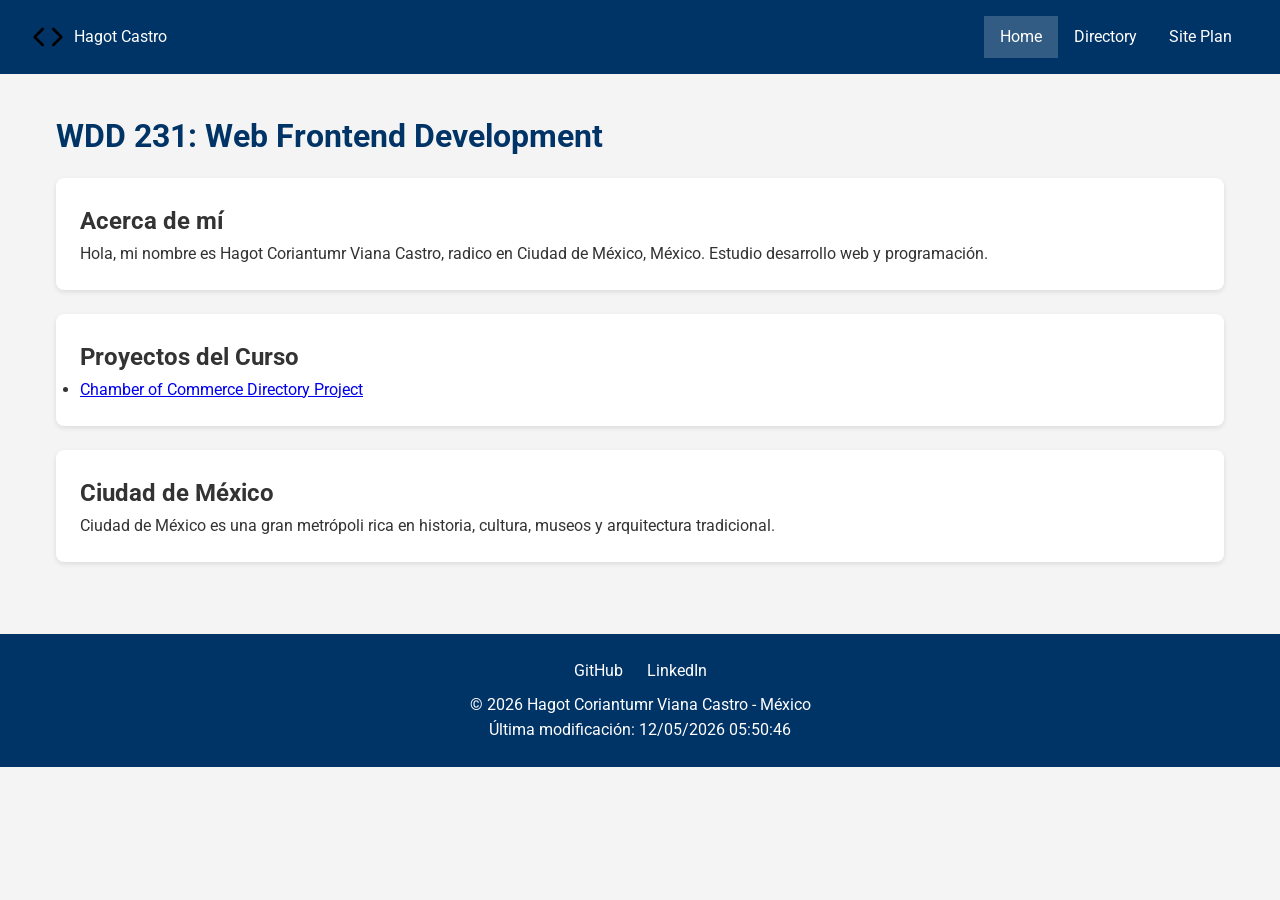
<file: index.html>
<!DOCTYPE html>
<html lang="es">
<head>
    <meta charset="UTF-8">
    <meta name="viewport" content="width=device-width, initial-scale=1.0">
    <title>WDD 231 - Hagot Coriantumr Viana Castro</title>
    <meta name="description" content="Página de inicio principal para el curso WDD 231 Web Frontend Development.">
    <meta name="author" content="Hagot Coriantumr Viana Castro">
    
    <!-- Open Graph Meta Tags -->
    <meta property="og:title" content="WDD 231 - Home">
    <meta property="og:description" content="Portafolio y proyectos de desarrollo web frontend de Hagot Coriantumr Viana Castro.">
    <meta property="og:image" content="https://havianacastro-jpg.github.io/wdd231/images/logo.svg">
    <meta property="og:url" content="https://havianacastro-jpg.github.io/wdd231/index.html">

    <link rel="icon" href="images/logo.svg" type="image/svg+xml">

    <link rel="preconnect" href="https://fonts.googleapis.com">
    <link rel="preconnect" href="https://fonts.gstatic.com" crossorigin>
    <link href="https://fonts.googleapis.com/css2?family=Roboto:wght@400;700&display=swap" rel="stylesheet">
    
    <link rel="stylesheet" href="styles/normalize.css">
    <link rel="stylesheet" href="styles/small.css">
    <link rel="stylesheet" href="styles/larger.css" media="(min-width: 768px)">
    
    <script src="scripts/navigation.js" defer></script>
    <script src="scripts/date.js" defer></script>
</head>
<body>
    <header>
        <div class="logo-box">
            <img src="images/logo.svg" alt="Logo de WDD231" width="32" height="32">
            <span>Hagot Castro</span>
        </div>
        <button id="menu-button" aria-label="Menú de navegación">&#9776;</button>
        <nav id="animate-nav">
            <a href="index.html" class="active">Home</a>
            <a href="chamber/directory.html">Directory</a>
            <a href="#">Site Plan</a>
        </nav>
    </header>

    <main>
        <h1>WDD 231: Web Frontend Development</h1>
        
        <section class="card">
            <h2>Acerca de mí</h2>
            <p>Hola, mi nombre es Hagot Coriantumr Viana Castro, radico en Ciudad de México, México. Estudio desarrollo web y programación.</p>
        </section>

        <section class="card">
            <h2>Proyectos del Curso</h2>
            <ul>
                <li><a href="chamber/directory.html">Chamber of Commerce Directory Project</a></li>
            </ul>
        </section>

        <section class="card">
            <h2>Ciudad de México</h2>
            <p>Ciudad de México es una gran metrópoli rica en historia, cultura, museos y arquitectura tradicional.</p>
        </section>
    </main>

    <footer>
        <div class="social-icons">
            <a href="https://github.com/havianacastro-jpg" target="_blank" rel="noopener">GitHub</a>
            <a href="https://linkedin.com/in/havianacastro-jpg" target="_blank" rel="noopener">LinkedIn</a>
        </div>
        <p>&copy; <span id="currentyear"></span> Hagot Coriantumr Viana Castro - México</p>
        <p>Última modificación: <span id="lastModified"></span></p>
    </footer>
</body>
</html>
</file>
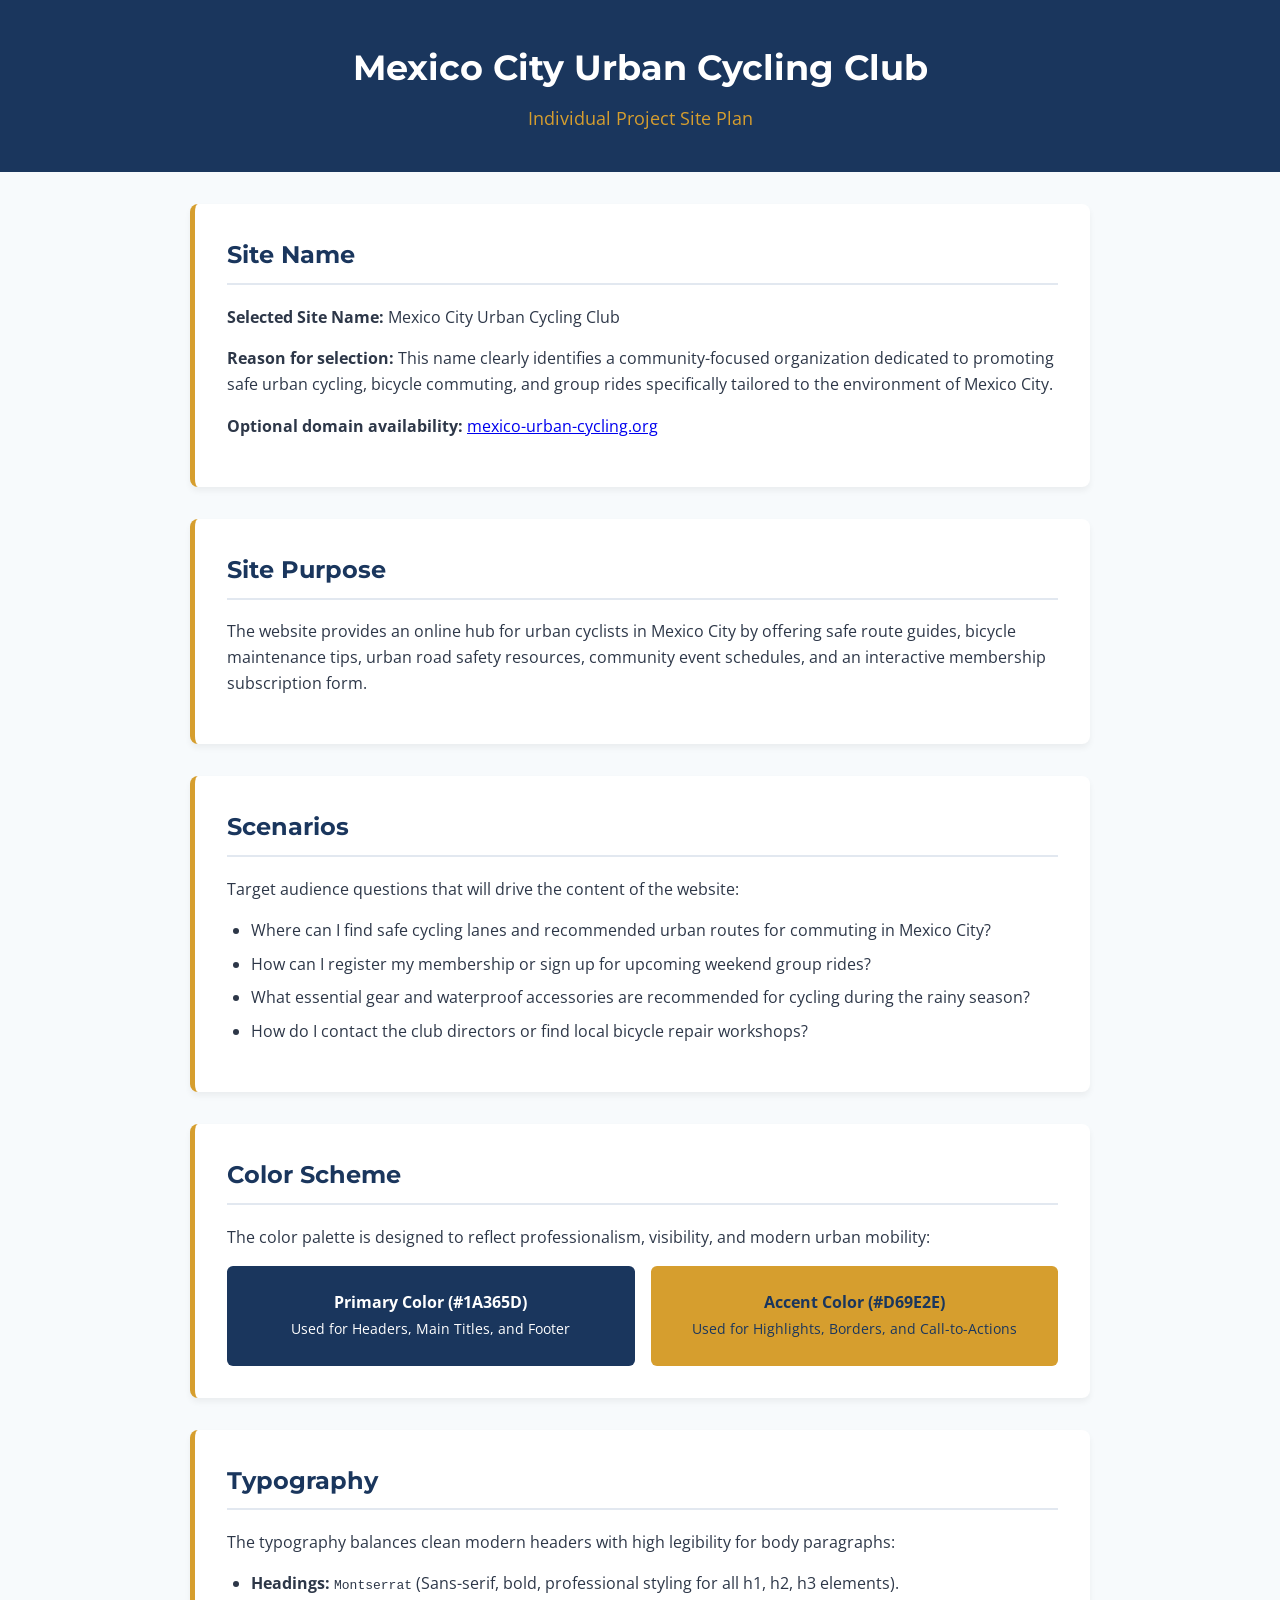
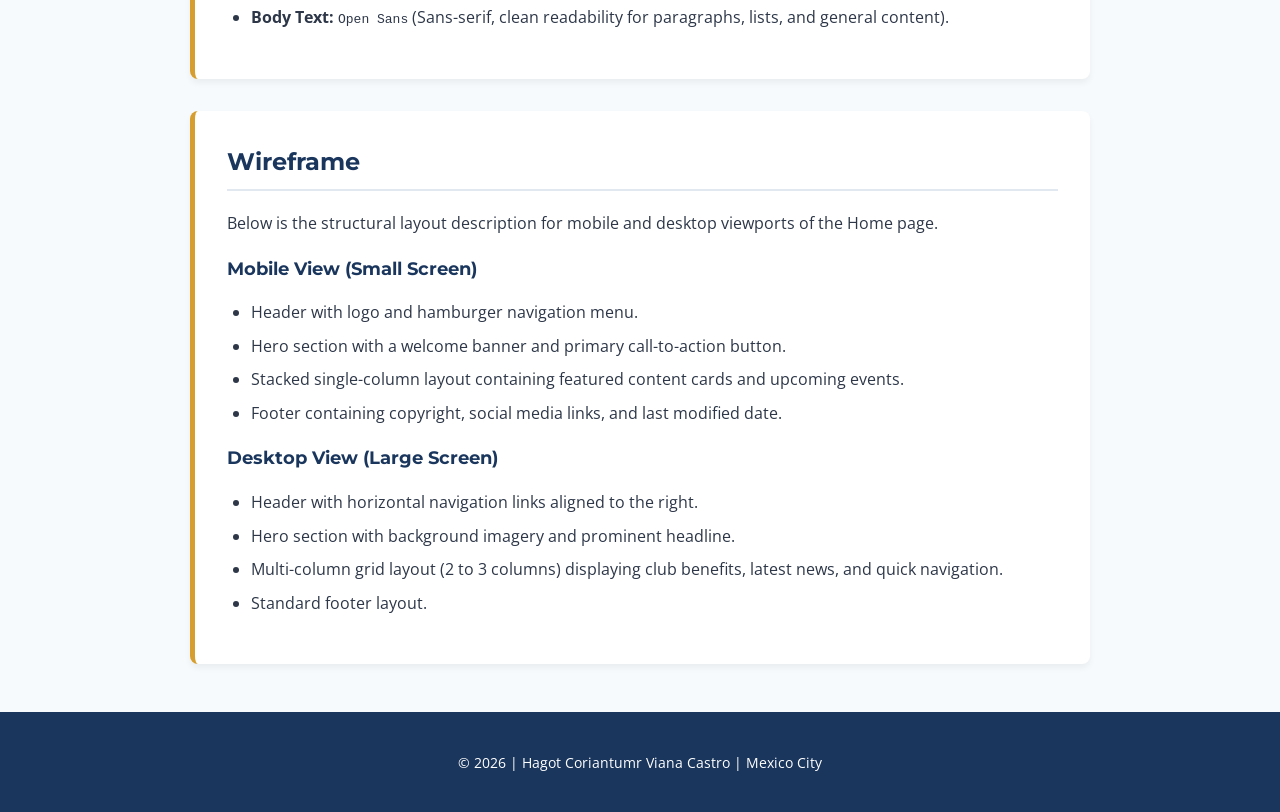
<file: siteplan.html>
<!DOCTYPE html>
<html lang="en">
<head>
    <meta charset="UTF-8">
    <meta name="viewport" content="width=device-width, initial-scale=1.0">
    <title>Site Plan - Mexico City Urban Cycling Club</title>
    <meta name="description" content="Site plan document for the Mexico City Urban Cycling Club individual project website.">
    <meta name="author" content="Hagot Coriantumr Viana Castro">
    
    <!-- Google Fonts -->
    <link rel="preconnect" href="https://fonts.googleapis.com">
    <link rel="preconnect" href="https://fonts.gstatic.com" crossorigin>
    <link href="https://fonts.googleapis.com/css2?family=Montserrat:wght@400;700&family=Open+Sans:wght@400;600&display=swap" rel="stylesheet">
    
    <style>
        /* Color Scheme Variables */
        :root {
            --primary-color: #1A365D; /* Dark Blue for Headings and Header */
            --secondary-color: #D69E2E; /* Warm Gold / Accent for buttons and highlights */
            --background-color: #F7FAFC; /* Light background */
            --text-color: #2D3748; /* Main paragraph text */
            --card-bg: #FFFFFF;
        }

        body {
            font-family: 'Open Sans', sans-serif;
            background-color: var(--background-color);
            color: var(--text-color);
            margin: 0;
            padding: 0;
            line-height: 1.6;
        }

        header {
            background-color: var(--primary-color);
            color: #FFFFFF;
            text-align: center;
            padding: 2.5rem 1rem;
        }

        header h1 {
            font-family: 'Montserrat', sans-serif;
            margin: 0 0 0.5rem 0;
            font-size: 2.2rem;
            color: #FFFFFF;
        }

        header p {
            margin: 0;
            font-size: 1.1rem;
            color: var(--secondary-color);
        }

        main {
            max-width: 900px;
            margin: 2rem auto;
            padding: 0 1rem;
        }

        section {
            background-color: var(--card-bg);
            margin-bottom: 2rem;
            padding: 2rem;
            border-radius: 8px;
            box-shadow: 0 4px 6px rgba(0, 0, 0, 0.05);
            border-left: 5px solid var(--secondary-color);
        }

        h2 {
            font-family: 'Montserrat', sans-serif;
            color: var(--primary-color);
            margin-top: 0;
            font-size: 1.5rem;
            border-bottom: 2px solid #E2E8F0;
            padding-bottom: 0.5rem;
        }

        h3 {
            font-family: 'Montserrat', sans-serif;
            color: var(--primary-color);
            font-size: 1.1rem;
        }

        ul {
            padding-left: 1.5rem;
        }

        li {
            margin-bottom: 0.5rem;
        }

        .color-box-container {
            display: flex;
            gap: 1rem;
            margin-top: 1rem;
            flex-wrap: wrap;
        }

        .color-box {
            flex: 1;
            min-width: 150px;
            padding: 1.5rem;
            border-radius: 6px;
            text-align: center;
            font-weight: bold;
            color: #FFFFFF;
        }

        .primary-box {
            background-color: var(--primary-color);
        }

        .secondary-box {
            background-color: var(--secondary-color);
            color: #1A365D;
        }

        footer {
            text-align: center;
            padding: 1.5rem;
            background-color: var(--primary-color);
            color: #FFFFFF;
            margin-top: 3rem;
            font-size: 0.9rem;
        }
    </style>
</head>
<body>

    <header>
        <h1>Mexico City Urban Cycling Club</h1>
        <p>Individual Project Site Plan</p>
    </header>

    <main>
        <!-- Site Name Section -->
        <section>
            <h2>Site Name</h2>
            <p><strong>Selected Site Name:</strong> Mexico City Urban Cycling Club</p>
            <p><strong>Reason for selection:</strong> This name clearly identifies a community-focused organization dedicated to promoting safe urban cycling, bicycle commuting, and group rides specifically tailored to the environment of Mexico City.</p>
            <p><strong>Optional domain availability:</strong> <a href="#" target="_blank">mexico-urban-cycling.org</a></p>
        </section>

        <!-- Site Purpose Section -->
        <section>
            <h2>Site Purpose</h2>
            <p>The website provides an online hub for urban cyclists in Mexico City by offering safe route guides, bicycle maintenance tips, urban road safety resources, community event schedules, and an interactive membership subscription form.</p>
        </section>

        <!-- Scenarios Section -->
        <section>
            <h2>Scenarios</h2>
            <p>Target audience questions that will drive the content of the website:</p>
            <ul>
                <li>Where can I find safe cycling lanes and recommended urban routes for commuting in Mexico City?</li>
                <li>How can I register my membership or sign up for upcoming weekend group rides?</li>
                <li>What essential gear and waterproof accessories are recommended for cycling during the rainy season?</li>
                <li>How do I contact the club directors or find local bicycle repair workshops?</li>
            </ul>
        </section>

        <!-- Color Scheme Section -->
        <section>
            <h2>Color Scheme</h2>
            <p>The color palette is designed to reflect professionalism, visibility, and modern urban mobility:</p>
            <div class="color-box-container">
                <div class="color-box primary-box">
                    Primary Color (#1A365D)<br><span style="font-weight: normal; font-size: 0.85rem;">Used for Headers, Main Titles, and Footer</span>
                </div>
                <div class="color-box secondary-box">
                    Accent Color (#D69E2E)<br><span style="font-weight: normal; font-size: 0.85rem;">Used for Highlights, Borders, and Call-to-Actions</span>
                </div>
            </div>
        </section>

        <!-- Typography Section -->
        <section>
            <h2>Typography</h2>
            <p>The typography balances clean modern headers with high legibility for body paragraphs:</p>
            <ul>
                <li><strong>Headings:</strong> <code>Montserrat</code> (Sans-serif, bold, professional styling for all h1, h2, h3 elements).</li>
                <li><strong>Body Text:</strong> <code>Open Sans</code> (Sans-serif, clean readability for paragraphs, lists, and general content).</li>
            </ul>
        </section>

        <!-- Wireframe Section -->
        <section>
            <h2>Wireframe</h2>
            <p>Below is the structural layout description for mobile and desktop viewports of the Home page.</p>
            <h3>Mobile View (Small Screen)</h3>
            <ul>
                <li>Header with logo and hamburger navigation menu.</li>
                <li>Hero section with a welcome banner and primary call-to-action button.</li>
                <li>Stacked single-column layout containing featured content cards and upcoming events.</li>
                <li>Footer containing copyright, social media links, and last modified date.</li>
            </ul>
            <h3>Desktop View (Large Screen)</h3>
            <ul>
                <li>Header with horizontal navigation links aligned to the right.</li>
                <li>Hero section with background imagery and prominent headline.</li>
                <li>Multi-column grid layout (2 to 3 columns) displaying club benefits, latest news, and quick navigation.</li>
                <li>Standard footer layout.</li>
            </ul>
        </section>
    </main>

    <footer>
        <p>&copy; 2026 | Hagot Coriantumr Viana Castro | Mexico City</p>
    </footer>

</body>
</html>
</file>
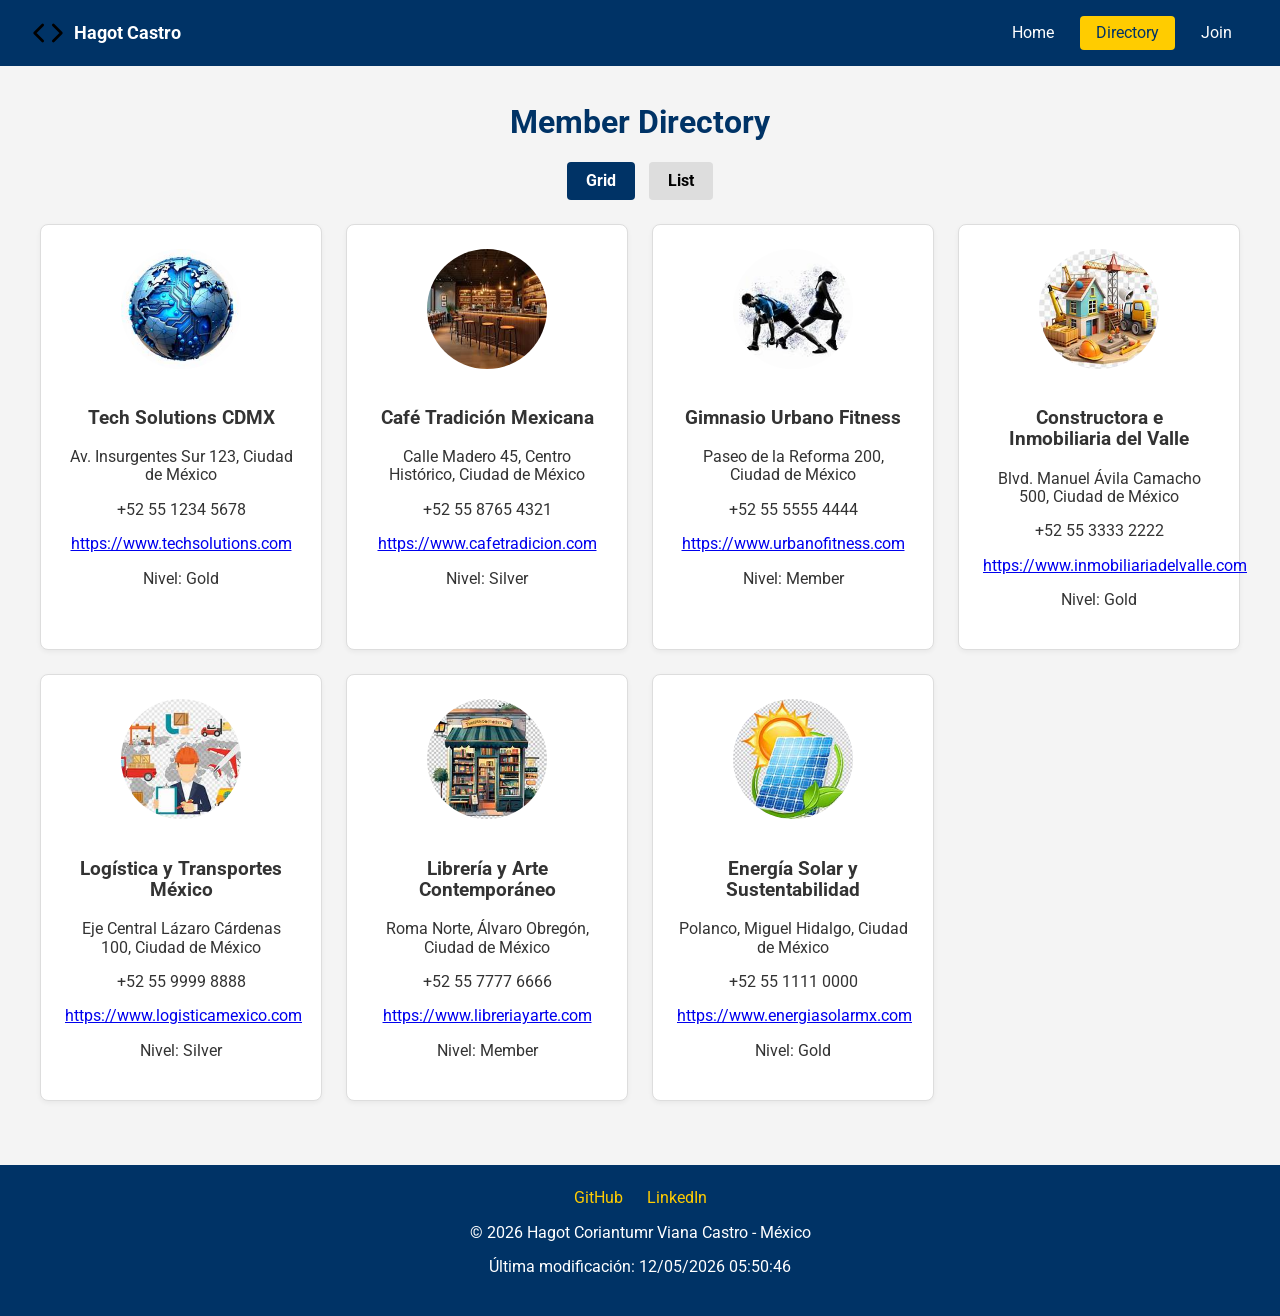
<file: chamber/directory.html>
<!DOCTYPE html>
<html lang="es">
<head>
    <meta charset="UTF-8">
    <meta name="viewport" content="width=device-width, initial-scale=1.0">
    <title>Chamber Directory - Cámara de Comercio</title>
    <meta name="description" content="Directorio de empresas y miembros de la Cámara de Comercio.">
    <meta name="author" content="Hagot Coriantumr Viana Castro">
    
    <!-- Facebook Open Graph Meta Tags corregidos -->
    <meta property="og:title" content="Chamber Directory - WDD231">
    <meta property="og:description" content="Directorio oficial de negocios y empresas locales asociadas a la Cámara de Comercio.">
    <meta property="og:image" content="https://havianacastro-jpg.github.io/wdd231/images/logo.svg">
    <meta property="og:url" content="https://havianacastro-jpg.github.io/wdd231/chamber/directory.html">

    <link rel="icon" href="../images/logo.svg" type="image/svg+xml">

    <link rel="preconnect" href="https://fonts.googleapis.com">
    <link rel="preconnect" href="https://fonts.gstatic.com" crossorigin>
    <link href="https://fonts.googleapis.com/css2?family=Roboto:wght@400;700&display=swap" rel="stylesheet">
    
    <link rel="stylesheet" href="styles/normalize.css">
    <link rel="stylesheet" href="styles/small.css">
    <link rel="stylesheet" href="styles/larger.css">
    
    <script src="../scripts/navigation.js" defer></script>
    <script src="../scripts/date.js" defer></script>
    <script src="scripts/directory.js" defer></script>
</head>
<body>
    <header>
        <div class="logo-box">
            <img src="../images/logo.svg" alt="Logo de WDD231" width="32" height="32">
            <span>Hagot Castro</span>
        </div>
        <button id="menu-button" aria-label="Menú de navegación">&#9776;</button>
        <nav id="animate-nav">
            <a href="../index.html">Home</a>
            <a href="directory.html" class="active">Directory</a>
            <a href="#">Join</a>
        </nav>
    </header>

    <main>
        <h1>Member Directory</h1>
        
        <div class="view-toggle">
            <button id="grid" class="active" title="Vista de cuadrícula">Grid</button>
            <button id="list" title="Vista de lista">List</button>
        </div>

        <div id="members-container" class="grid"></div>
    </main>

    <footer>
        <div class="social-icons">
            <a href="https://github.com/havianacastro-jpg" target="_blank" rel="noopener">GitHub</a>
            <a href="https://linkedin.com/in/havianacastro-jpg" target="_blank" rel="noopener">LinkedIn</a>
        </div>
        <p>&copy; <span id="currentyear"></span> Hagot Coriantumr Viana Castro - México</p>
        <p>Última modificación: <span id="lastModified"></span></p>
    </footer>
</body>
</html>
</file>
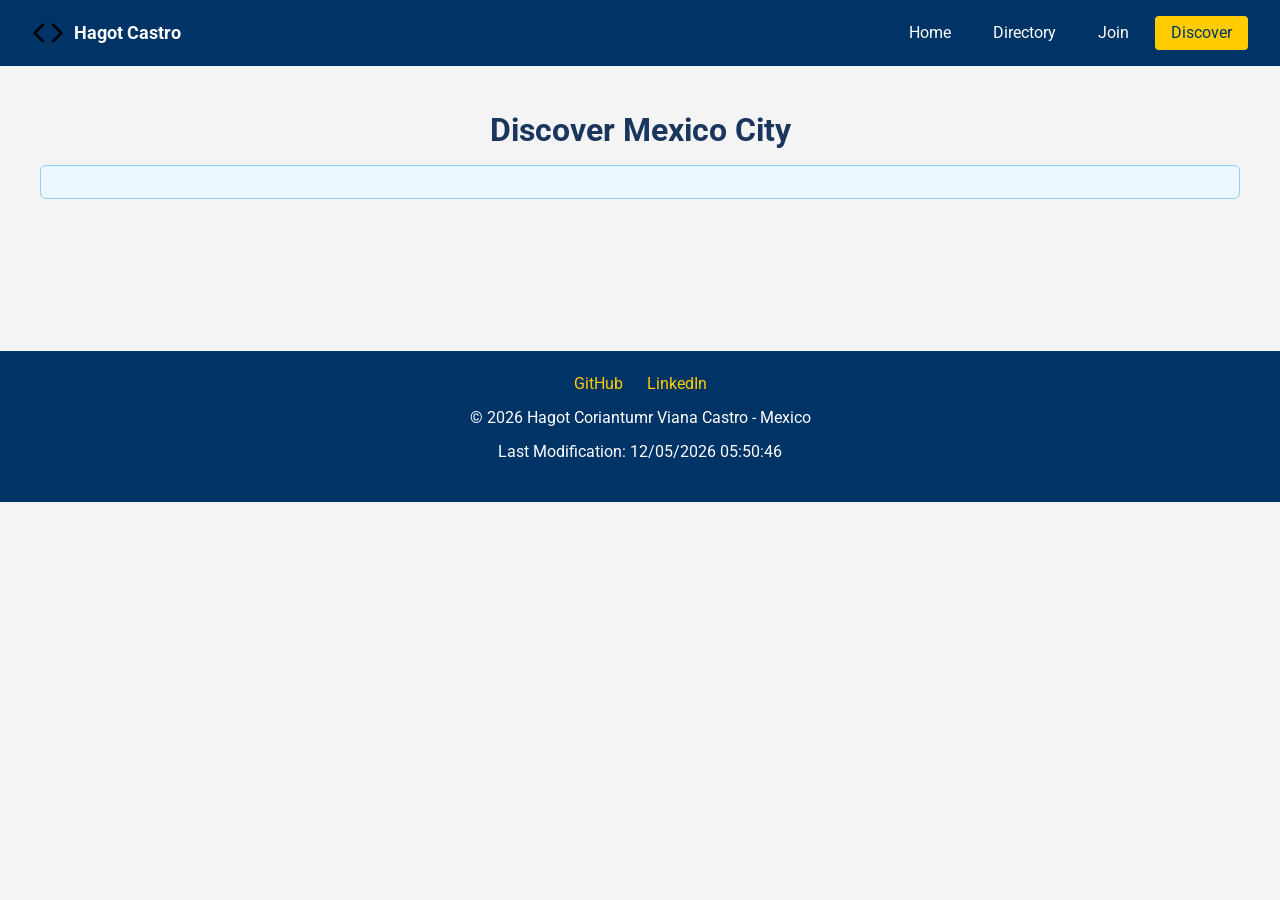
<file: chamber/discover.html>
<!DOCTYPE html>
<html lang="en">
<head>
    <meta charset="UTF-8">
    <meta name="viewport" content="width=device-width, initial-scale=1.0">
    <title>Discover - Mexico City Chamber of Commerce</title>
    <meta name="description" content="Discover attractions, demographics, and cultural features of Mexico City for chamber members and visitors.">
    <meta name="author" content="Hagot Coriantumr Viana Castro">
    
    <!-- Open Graph Meta Tags for Social Media & Validation -->
    <meta property="og:title" content="Discover Attractions and Culture in Mexico City">
    <meta property="og:description" content="Explore cultural landmarks, historic sites, and key attractions of Mexico City for chamber members and visitors on our official discover page.">
    <meta property="og:image" content="https://havianacastro-jpg.github.io/wdd231/chamber/images/hero.webp">
    <meta property="og:url" content="https://havianacastro-jpg.github.io/wdd231/chamber/discover.html">

    <link rel="icon" href="../images/logo.svg" type="image/svg+xml">
    <link rel="preconnect" href="https://fonts.googleapis.com">
    <link rel="preconnect" href="https://fonts.gstatic.com" crossorigin>
    <link href="https://fonts.googleapis.com/css2?family=Roboto:wght@400;700&display=swap" rel="stylesheet">
    <link rel="stylesheet" href="styles/normalize.css">
    <link rel="stylesheet" href="styles/small.css">
    <link rel="stylesheet" href="styles/larger.css" media="(min-width: 768px)">
    <link rel="stylesheet" href="styles/discover.css">
    
    <script src="../scripts/navigation.js" defer></script>
    <script src="../scripts/date.js" defer></script>
    <!-- Corregido: Se removió 'defer' porque type="module" no lo permite -->
    <script src="scripts/discover.js" type="module"></script>
</head>
<body>
    <header>
        <div class="logo-box">
            <img src="../images/logo.svg" alt="WDD231 Logo" width="32" height="32">
            <span>Hagot Castro</span>
        </div>
        <button id="menu-button" aria-label="Navigation Menu">&#9776;</button>
        <nav id="animate-nav">
            <a href="../index.html">Home</a>
            <a href="directory.html">Directory</a>
            <a href="join.html">Join</a>
            <a href="discover.html" class="active">Discover</a>
        </nav>
    </header>

    <main class="discover-main">
        <h1>Discover Mexico City</h1>
        
        <!-- Visitor Message Banner -->
        <div id="visitor-message" class="visitor-banner"></div>

        <!-- Corregido: Se cambió <section> por <div> para evitar la advertencia de sección sin heading -->
        <div id="discover-grid" class="discover-grid">
            <!-- Cards will be dynamically inserted here via JS -->
        </div>
    </main>

    <footer>
        <div class="social-icons">
            <a href="https://github.com/havianacastro-jpg" target="_blank" rel="noopener">GitHub</a>
            <a href="https://linkedin.com/in/havianacastro-jpg" target="_blank" rel="noopener">LinkedIn</a>
        </div>
        <p>&copy; <span id="currentyear"></span> Hagot Coriantumr Viana Castro - Mexico</p>
        <p>Last Modification: <span id="lastModified"></span></p>
    </footer>
</body>
</html>
</file>
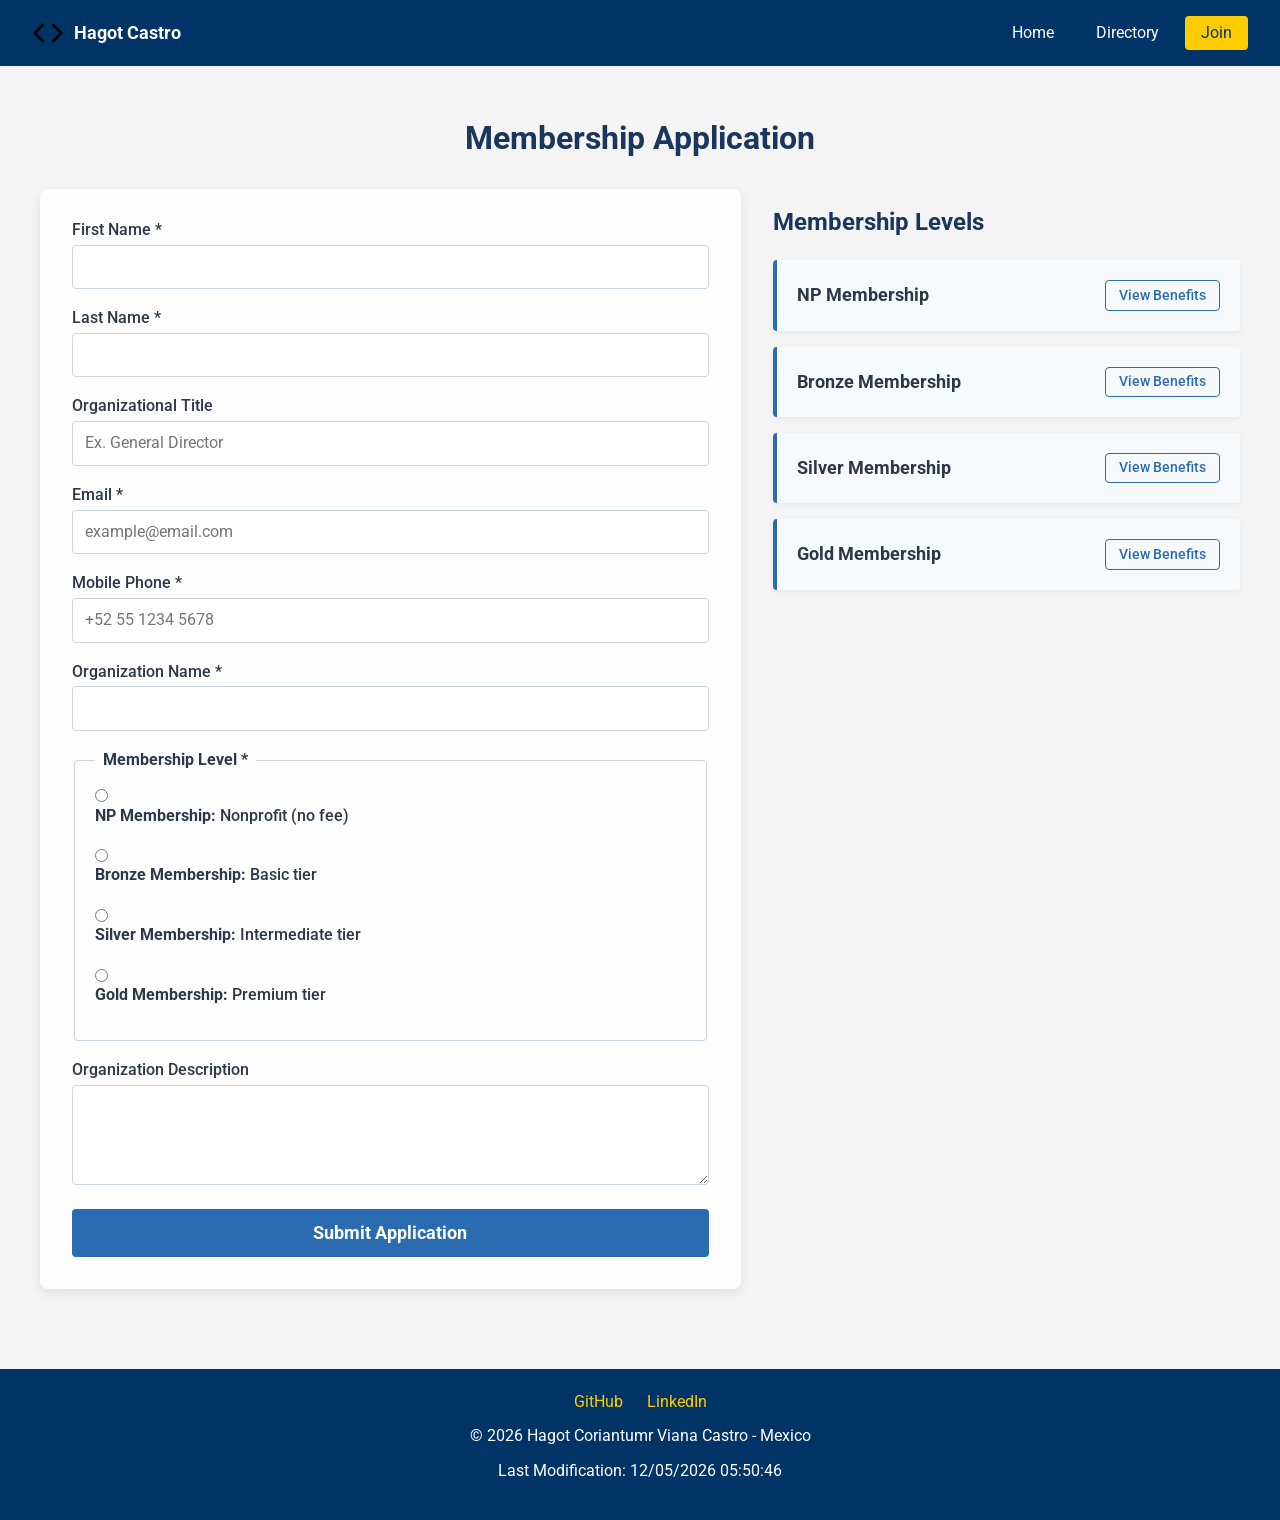
<file: chamber/join.html>
<!DOCTYPE html>
<html lang="en">
<head>
    <meta charset="UTF-8">
    <meta name="viewport" content="width=device-width, initial-scale=1.0">
    <title>Join - Mexico City Chamber of Commerce</title>
    <meta name="description" content="Membership application form for the Mexico City Chamber of Commerce. Connect your organization.">
    <meta name="author" content="Hagot Coriantumr Viana Castro">
    
    <!-- Open Graph Tags -->
    <meta property="og:title" content="Join - Mexico City Chamber of Commerce">
    <meta property="og:description" content="Membership application form for the Mexico City Chamber of Commerce. Connect your organization.">
    <meta property="og:type" content="website">
    <meta property="og:url" content="https://havianacastro-jpg.github.io/wdd231/chamber/join.html">
    <meta property="og:image" content="https://havianacastro-jpg.github.io/wdd231/images/logo.svg">

    <link rel="icon" href="../images/logo.svg" type="image/svg+xml">
    <link rel="preconnect" href="https://fonts.googleapis.com">
    <link rel="preconnect" href="https://fonts.gstatic.com" crossorigin>
    <link href="https://fonts.googleapis.com/css2?family=Roboto:wght@400;700&display=swap" rel="stylesheet">
    <link rel="stylesheet" href="styles/normalize.css">
    <link rel="stylesheet" href="styles/small.css">
    <link rel="stylesheet" href="styles/larger.css" media="(min-width: 768px)">
    <link rel="stylesheet" href="styles/join.css">
    <script src="../scripts/navigation.js" defer></script>
    <script src="../scripts/date.js" defer></script>
    <script src="scripts/join.js" defer></script>
</head>
<body>
    <header>
        <div class="logo-box">
            <img src="../images/logo.svg" alt="WDD231 Logo" width="32" height="32">
            <span>Hagot Castro</span>
        </div>
        <button id="menu-button" aria-label="Navigation Menu">&#9776;</button>
        <nav id="animate-nav">
            <a href="../index.html">Home</a>
            <a href="directory.html">Directory</a>
            <a href="join.html" class="active">Join</a>
        </nav>
    </header>

    <main class="join-main">
        <h1>Membership Application</h1>
        <div class="join-container">
            <form method="get" action="thankyou.html" class="join-form">
                <input type="hidden" name="timestamp" id="timestamp">
                
                <label>
                    <span>First Name *</span>
                    <input type="text" name="fname" title="Enter your first name" autocomplete="given-name" required>
                </label>

                <label>
                    <span>Last Name *</span>
                    <input type="text" name="lname" title="Enter your last name" autocomplete="family-name" required>
                </label>

                <label>
                    <span>Organizational Title</span>
                    <input type="text" name="orgtitle" title="Title (minimum 7 alphabetic characters, hyphens or spaces)" autocomplete="organization-title" pattern="^[a-zA-Z\s-]{7,}$" placeholder="Ex. General Director">
                </label>

                <label>
                    <span>Email *</span>
                    <input type="email" name="email" title="Enter your email address" autocomplete="email" placeholder="example@email.com" required>
                </label>

                <label>
                    <span>Mobile Phone *</span>
                    <input type="tel" name="phone" title="Enter your mobile phone number" autocomplete="tel" placeholder="+52 55 1234 5678" required>
                </label>

                <label>
                    <span>Organization Name *</span>
                    <input type="text" name="organization" title="Enter your organization name" autocomplete="organization" required>
                </label>

                <fieldset class="membership-level">
                    <legend>Membership Level *</legend>
                    <label class="radio-label">
                        <input type="radio" name="membership" value="np" required>
                        <span><strong>NP Membership:</strong> Nonprofit (no fee)</span>
                    </label>
                    <label class="radio-label">
                        <input type="radio" name="membership" value="bronze">
                        <span><strong>Bronze Membership:</strong> Basic tier</span>
                    </label>
                    <label class="radio-label">
                        <input type="radio" name="membership" value="silver">
                        <span><strong>Silver Membership:</strong> Intermediate tier</span>
                    </label>
                    <label class="radio-label">
                        <input type="radio" name="membership" value="gold">
                        <span><strong>Gold Membership:</strong> Premium tier</span>
                    </label>
                </fieldset>

                <label>
                    <span>Organization Description</span>
                    <textarea name="description" title="Brief description of your business" rows="4"></textarea>
                </label>

                <input type="submit" value="Submit Application" class="submit-btn">
            </form>

            <aside class="cards-container">
                <h2>Membership Levels</h2>
                <div class="membership-card animated-card delay-1">
                    <h3>NP Membership</h3>
                    <button type="button" class="info-link" data-target="modal-np">View Benefits</button>
                </div>
                <div class="membership-card animated-card delay-2">
                    <h3>Bronze Membership</h3>
                    <button type="button" class="info-link" data-target="modal-bronze">View Benefits</button>
                </div>
                <div class="membership-card animated-card delay-3">
                    <h3>Silver Membership</h3>
                    <button type="button" class="info-link" data-target="modal-silver">View Benefits</button>
                </div>
                <div class="membership-card animated-card delay-4">
                    <h3>Gold Membership</h3>
                    <button type="button" class="info-link" data-target="modal-gold">View Benefits</button>
                </div>
            </aside>
        </div>

        <!-- HTML Dialog Modals -->
        <dialog id="modal-np" class="membership-modal">
            <h3>Benefits: NP Membership</h3>
            <p>Access to nonprofit events, basic directory listing, and newsletter.</p>
            <button class="close-modal" type="button">Close</button>
        </dialog>
        <dialog id="modal-bronze" class="membership-modal">
            <h3>Benefits: Bronze Membership</h3>
            <p>Featured directory listing, workshop discounts, and networking events.</p>
            <button class="close-modal" type="button">Close</button>
        </dialog>
        <dialog id="modal-silver" class="membership-modal">
            <h3>Benefits: Silver Membership</h3>
            <p>Higher directory priority, special discounts, and exclusive training.</p>
            <button class="close-modal" type="button">Close</button>
        </dialog>
        <dialog id="modal-gold" class="membership-modal">
            <h3>Benefits: Gold Membership</h3>
            <p>Homepage spotlight position, maximum visibility, and VIP passes.</p>
            <button class="close-modal" type="button">Close</button>
        </dialog>
    </main>

    <footer>
        <div class="social-icons">
            <a href="https://github.com/havianacastro-jpg" target="_blank" rel="noopener">GitHub</a>
            <a href="https://linkedin.com/in/havianacastro-jpg" target="_blank" rel="noopener">LinkedIn</a>
        </div>
        <p>&copy; <span id="currentyear"></span> Hagot Coriantumr Viana Castro - Mexico</p>
        <p>Last Modification: <span id="lastModified"></span></p>
    </footer>
</body>
</html>
</file>
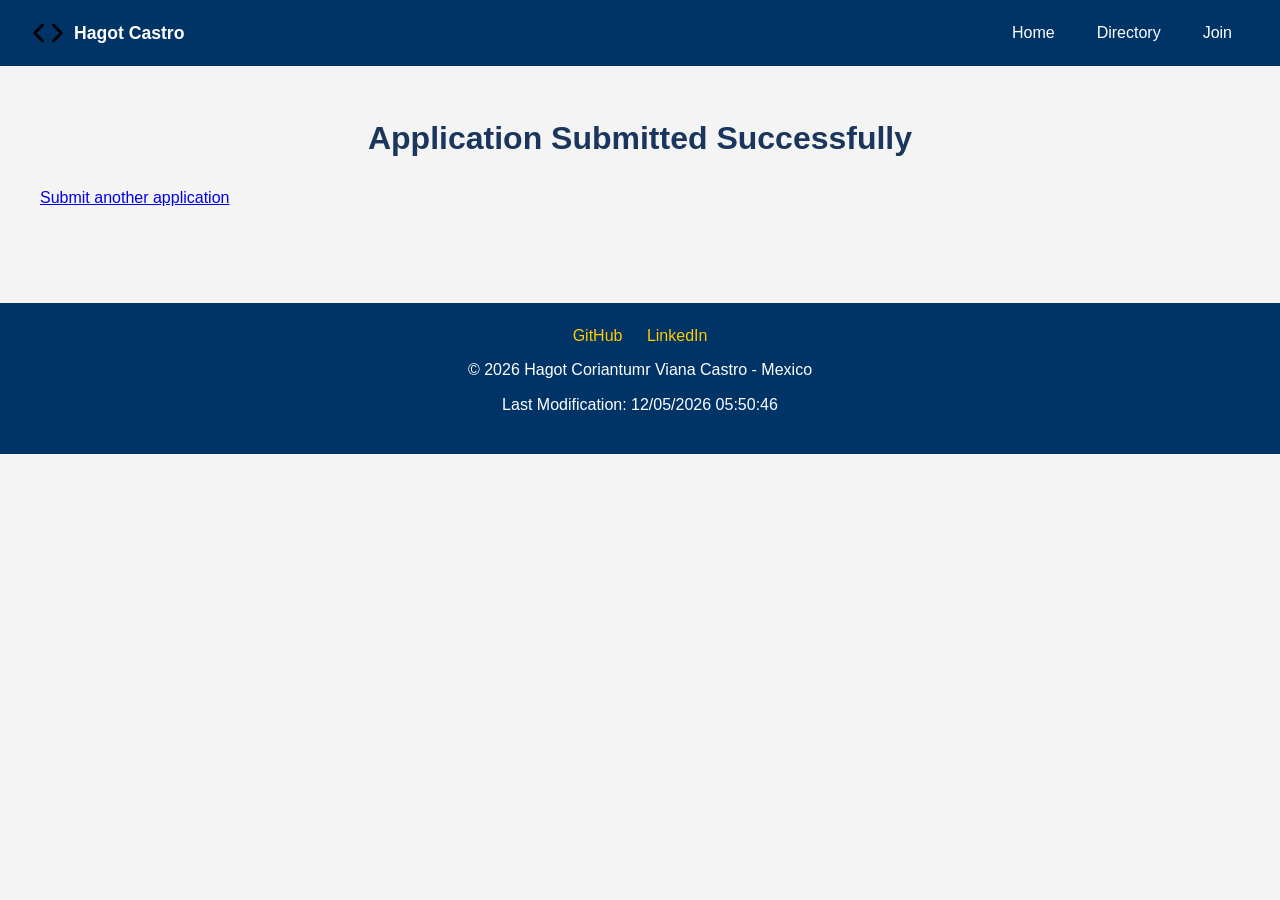
<file: chamber/thankyou.html>
<!DOCTYPE html>
<html lang="en">
<head>
    <meta charset="UTF-8">
    <meta name="viewport" content="width=device-width, initial-scale=1.0">
    <title>Application Received - Mexico City Chamber of Commerce</title>
    <link rel="stylesheet" href="styles/normalize.css">
    <link rel="stylesheet" href="styles/small.css">
    <link rel="stylesheet" href="styles/larger.css" media="(min-width: 768px)">
    <link rel="stylesheet" href="styles/join.css">
    <script src="../scripts/navigation.js" defer></script>
    <script src="../scripts/date.js" defer></script>
    <script src="scripts/thankyou.js" defer></script>
</head>
<body>
    <header>
        <div class="logo-box">
            <img src="../images/logo.svg" alt="WDD231 Logo" width="32" height="32">
            <span>Hagot Castro</span>
        </div>
        <button id="menu-button" aria-label="Navigation Menu">&#9776;</button>
        <nav id="animate-nav">
            <a href="../index.html">Home</a>
            <a href="directory.html">Directory</a>
            <a href="join.html">Join</a>
        </nav>
    </header>

    <main class="join-main">
        <h1>Application Submitted Successfully</h1>
        <div class="thank-you-container" id="thankyou-results">
            <!-- Dynamic JS injection or static fallback -->
        </div>
        <p><a href="join.html">Submit another application</a></p>
    </main>

    <footer>
        <div class="social-icons">
            <a href="https://github.com/havianacastro-jpg" target="_blank" rel="noopener">GitHub</a>
            <a href="https://linkedin.com/in/havianacastro-jpg" target="_blank" rel="noopener">LinkedIn</a>
        </div>
        <p>&copy; <span id="currentyear"></span> Hagot Coriantumr Viana Castro - Mexico</p>
        <p>Last Modification: <span id="lastModified"></span></p>
    </footer>
</body>
</html>
</file>
<file: styles/small.css>
:root {
    --primary-color: #003366;
    --secondary-color: #ffcc00;
    --background-color: #f4f4f4;
    --text-color: #333333;
    --card-bg: #ffffff;
}

* {
    box-sizing: border-box;
    margin: 0;
    padding: 0;
}

body {
    font-family: 'Roboto', sans-serif;
    background-color: var(--background-color);
    color: var(--text-color);
    line-height: 1.6;
}

header {
    background-color: var(--primary-color);
    color: #fff;
    display: flex;
    justify-content: space-between;
    align-items: center;
    padding: 1rem;
    position: relative;
}

.logo-box {
    display: flex;
    align-items: center;
    gap: 10px;
}

#menu-button {
    background: none;
    border: none;
    color: #fff;
    font-size: 1.8rem;
    cursor: pointer;
}

nav {
    display: none;
    flex-direction: column;
    position: absolute;
    top: 100%;
    left: 0;
    width: 100%;
    background-color: var(--primary-color);
    box-shadow: 0 4px 6px rgba(0,0,0,0.1);
}

nav.open {
    display: flex;
}

nav a {
    color: #fff;
    text-decoration: none;
    padding: 1rem;
    text-align: center;
    border-top: 1px solid rgba(255,255,255,0.1);
}

nav a:hover, nav a.active {
    background-color: rgba(255,255,255,0.2);
}

main {
    padding: 1rem;
    max-width: 1200px;
    margin: 0 auto;
}

h1 {
    margin-bottom: 1rem;
    color: var(--primary-color);
}

.card {
    background-color: var(--card-bg);
    border-radius: 8px;
    padding: 1.5rem;
    margin-bottom: 1.5rem;
    box-shadow: 0 2px 5px rgba(0,0,0,0.1);
}

.filter-buttons {
    display: flex;
    gap: 10px;
    margin-bottom: 1rem;
}

.filter-buttons button {
    padding: 0.5rem 1rem;
    border: none;
    background-color: var(--primary-color);
    color: white;
    cursor: pointer;
    border-radius: 4px;
}

.filter-buttons button:hover {
    background-color: #002244;
}

#course-container {
    display: grid;
    grid-template-columns: 1fr;
    gap: 10px;
}

.course-card {
    padding: 1rem;
    border-radius: 5px;
    text-align: center;
    font-weight: bold;
}

.course-card.completed {
    background-color: #d4edda;
    border: 1px solid #c3e6cb;
    color: #155724;
}

.course-card.incomplete {
    background-color: #f8d7da;
    border: 1px solid #f5c6cb;
    color: #721c24;
}

footer {
    background-color: var(--primary-color);
    color: #fff;
    text-align: center;
    padding: 1.5rem;
    margin-top: 2rem;
}

.social-icons {
    margin-bottom: 0.5rem;
}

.social-icons a {
    color: #fff;
    margin: 0 10px;
    text-decoration: none;
}
</file>
<file: styles/larger.css>
@media screen and (min-width: 768px) {
    header {
        padding: 1rem 2rem;
    }

    #menu-button {
        display: none;
    }

    nav {
        display: flex !important;
        position: static;
        flex-direction: row;
        width: auto;
        background-color: transparent;
        box-shadow: none;
    }

    nav a {
        border-top: none;
        padding: 0.5rem 1rem;
    }

    #course-container {
        grid-template-columns: repeat(3, 1fr);
    }
}
</file>
<file: chamber/styles/small.css>
:root {
    --primary-color: #003366;
    --secondary-color: #ffcc00;
    --background-color: #f4f4f4;
    --text-color: #333;
}

body {
    font-family: 'Roboto', Arial, sans-serif;
    background-color: var(--background-color);
    color: var(--text-color);
    margin: 0;
    padding: 0;
}

header {
    background-color: var(--primary-color);
    color: white;
    display: flex;
    justify-content: space-between;
    align-items: center;
    padding: 1rem;
}

.logo-box {
    display: flex;
    align-items: center;
    gap: 10px;
}

.logo-box span {
    font-weight: bold;
    font-size: 1.1rem;
}

nav {
    display: none;
    position: absolute;
    top: 60px;
    right: 0;
    background-color: var(--primary-color);
    width: 100%;
    text-align: center;
    z-index: 100;
}

nav.open {
    display: block;
}

nav a {
    color: white;
    text-decoration: none;
    padding: 1rem;
    display: block;
    border-bottom: 1px solid rgba(255,255,255,0.1);
}

nav a.active, nav a:hover {
    background-color: var(--secondary-color);
    color: var(--primary-color);
}

#menu-button {
    background: none;
    border: none;
    color: white;
    font-size: 1.8rem;
    cursor: pointer;
}

main {
    padding: 1rem;
    max-width: 1200px;
    margin: 0 auto;
}

h1 {
    text-align: center;
    color: var(--primary-color);
}

.view-toggle {
    text-align: center;
    margin-bottom: 1.5rem;
}

.view-toggle button {
    padding: 0.6rem 1.2rem;
    margin: 0 0.3rem;
    cursor: pointer;
    background-color: #ddd;
    border: none;
    font-weight: bold;
    border-radius: 4px;
}

.view-toggle button.active {
    background-color: var(--primary-color);
    color: white;
}

.grid {
    display: grid;
    grid-template-columns: repeat(auto-fit, minmax(280px, 1fr));
    gap: 1.5rem;
}

.grid section {
    background: white;
    border: 1px solid #ddd;
    border-radius: 8px;
    padding: 1.5rem;
    text-align: center;
    box-shadow: 0 2px 5px rgba(0,0,0,0.05);
}

.grid img {
    max-width: 120px;
    height: 120px;
    object-fit: cover;
    border-radius: 50%;
    margin-bottom: 1rem;
}

.list {
    display: flex;
    flex-direction: column;
    gap: 0.8rem;
}

.list section {
    display: flex;
    justify-content: space-between;
    align-items: center;
    background: white;
    padding: 1rem;
    border: 1px solid #ddd;
    border-radius: 4px;
}

.list section img {
    display: none;
}

.list section h3 {
    margin: 0;
    flex: 2;
}

.list section p, .list section a {
    margin: 0;
    flex: 1;
    font-size: 0.9rem;
}

footer {
    background-color: var(--primary-color);
    color: white;
    text-align: center;
    padding: 1.5rem;
    margin-top: 3rem;
}

footer .social-icons {
    margin-bottom: 0.5rem;
}

footer .social-icons a {
    color: var(--secondary-color);
    margin: 0 10px;
    text-decoration: none;
}
</file>
<file: chamber/styles/larger.css>
@media (min-width: 768px) {
    header {
        padding: 1rem 2rem;
    }

    #menu-button {
        display: none;
    }

    nav {
        display: flex !important;
        position: static;
        width: auto;
        background-color: transparent;
    }

    nav a {
        display: inline-block;
        border-bottom: none;
        padding: 0.5rem 1rem;
        margin-left: 10px;
        border-radius: 4px;
    }
}
</file>
<file: chamber/styles/discover.css>
.discover-main {
    max-width: 1200px;
    margin: 0 auto;
    padding: 1.5rem 1rem;
    font-family: 'Roboto', sans-serif;
    color: #333;
}

.discover-main h1 {
    text-align: center;
    color: #1a365d;
    margin-bottom: 1rem;
}

.visitor-banner {
    background-color: #ebf8ff;
    color: #2b6cb0;
    border: 1px solid #90cdf4;
    padding: 1rem;
    border-radius: 6px;
    text-align: center;
    margin-bottom: 2rem;
    font-weight: 500;
}

.discover-grid {
    display: grid;
    grid-template-columns: 1fr;
    gap: 1.5rem;
    grid-template-areas: 
        "card1"
        "card2"
        "card3"
        "card4"
        "card5"
        "card6"
        "card7"
        "card8";
}

.card-1 { grid-area: card1; }
.card-2 { grid-area: card2; }
.card-3 { grid-area: card3; }
.card-4 { grid-area: card4; }
.card-5 { grid-area: card5; }
.card-6 { grid-area: card6; }
.card-7 { grid-area: card7; }
.card-8 { grid-area: card8; }

.card {
    background: #ffffff;
    border: 1px solid #e2e8f0;
    border-radius: 8px;
    padding: 1.25rem;
    box-shadow: 0 2px 4px rgba(0,0,0,0.05);
    display: flex;
    flex-direction: column;
    justify-content: space-between;
}

.card h2 {
    font-size: 1.25rem;
    color: #2d3748;
    margin-top: 0;
}

.card figure {
    margin: 0 0 1rem 0;
    overflow: hidden;
    border-radius: 4px;
}

.card img {
    width: 100%;
    height: auto;
    display: block;
    aspect-ratio: 3/2;
    object-fit: cover;
}

.card address {
    font-style: normal;
    color: #718096;
    font-size: 0.9rem;
    margin-bottom: 0.75rem;
}

.card p {
    font-size: 0.95rem;
    color: #4a5568;
    margin-bottom: 1rem;
}

.card button {
    background-color: #3182ce;
    color: white;
    border: none;
    padding: 0.5rem 1rem;
    border-radius: 4px;
    cursor: pointer;
    font-weight: 500;
    align-self: flex-start;
    transition: background-color 0.2s;
}

.card button:hover {
    background-color: #2b6cb0;
}

@media (min-width: 641px) and (max-width: 1024px) {
    .discover-grid {
        grid-template-columns: repeat(2, 1fr);
        grid-template-areas: 
            "card1 card2"
            "card3 card4"
            "card5 card6"
            "card7 card8";
    }

    .card img {
        transition: transform 0.3s ease, filter 0.3s ease;
    }

    .card img:hover {
        transform: scale(1.05);
        filter: brightness(1.1);
    }
}

@media (min-width: 1025px) {
    .discover-grid {
        grid-template-columns: repeat(3, 1fr);
        grid-template-areas: 
            "card1 card2 card3"
            "card4 card5 card6"
            "card7 card8 card8";
    }

    .card img {
        transition: transform 0.3s ease, filter 0.3s ease;
    }

    .card img:hover {
        transform: scale(1.05);
        filter: contrast(1.15);
    }
}
</file>
<file: chamber/styles/join.css>
.join-main {
    max-width: 1200px;
    margin: 0 auto;
    padding: 2rem 1rem;
    font-family: 'Roboto', sans-serif;
    color: #333;
}

.join-main h1 {
    text-align: center;
    margin-bottom: 2rem;
    font-size: 2rem;
    color: #1a365d;
}

.join-container {
    display: grid;
    grid-template-columns: 1fr;
    gap: 2rem;
}

@media (min-width: 768px) {
    .join-container {
        grid-template-columns: 1.5fr 1fr;
    }
}

.join-form {
    background: #fdfdfd;
    padding: 2rem;
    border-radius: 8px;
    box-shadow: 0 4px 12px rgba(0, 0, 0, 0.08);
}

.join-form label {
    display: block;
    margin-bottom: 1.25rem;
    font-weight: 500;
}

.join-form label span {
    display: block;
    margin-bottom: 0.35rem;
    color: #2d3748;
}

.join-form input[type="text"],
.join-form input[type="email"],
.join-form input[type="tel"],
.join-form textarea {
    width: 100%;
    padding: 0.75rem;
    border: 1px solid #cbd5e0;
    border-radius: 4px;
    font-size: 1rem;
    box-sizing: border-box;
    transition: border-color 0.2s ease;
}

.join-form input:focus,
.join-form textarea:focus {
    outline: none;
    border-color: #3182ce;
    box-shadow: 0 0 0 3px rgba(49, 130, 206, 0.15);
}

.join-form input:user-invalid,
.join-form input:focus:invalid {
    border-color: #e53e3e;
}

.membership-level {
    border: 1px solid #cbd5e0;
    border-radius: 4px;
    padding: 1rem 1.25rem;
    margin-bottom: 1.25rem;
}

.membership-level legend {
    font-weight: bold;
    color: #2d3748;
    padding: 0 0.5rem;
}

.radio-label {
    display: flex;
    align-items: flex-start;
    gap: 0.5rem;
    margin-bottom: 0.75rem;
    font-weight: normal;
    cursor: pointer;
}

.radio-label input[type="radio"] {
    margin-top: 0.25rem;
}

.submit-btn {
    width: 100%;
    background-color: #2b6cb0;
    color: white;
    border: none;
    padding: 0.85rem;
    font-size: 1.1rem;
    font-weight: bold;
    border-radius: 4px;
    cursor: pointer;
    transition: background-color 0.2s ease;
}

.submit-btn:hover {
    background-color: #2c5282;
}

.cards-container {
    display: flex;
    flex-direction: column;
    gap: 1rem;
}

.cards-container h2 {
    font-size: 1.5rem;
    color: #1a365d;
    margin-bottom: 0.5rem;
}

.membership-card {
    background: #f7fafc;
    border-left: 4px solid #2b6cb0;
    padding: 1.25rem;
    border-radius: 4px;
    box-shadow: 0 2px 6px rgba(0, 0, 0, 0.05);
    display: flex;
    justify-content: space-between;
    align-items: center;
}

.membership-card h3 {
    margin: 0;
    font-size: 1.1rem;
    color: #2d3748;
}

.info-link {
    background: transparent;
    color: #2b6cb0;
    border: 1px solid #2b6cb0;
    padding: 0.4rem 0.8rem;
    border-radius: 4px;
    cursor: pointer;
    font-size: 0.85rem;
    font-weight: 500;
    transition: all 0.2s ease;
}

.info-link:hover {
    background: #2b6cb0;
    color: white;
}

.membership-modal {
    background: white;
    border: none;
    border-radius: 8px;
    padding: 1.5rem;
    max-width: 400px;
    width: 90%;
    box-shadow: 0 10px 25px rgba(0, 0, 0, 0.2);
}

.membership-modal::backdrop {
    background: rgba(0, 0, 0, 0.5);
}

.membership-modal h3 {
    margin-top: 0;
    color: #1a365d;
}

.close-modal {
    margin-top: 1rem;
    background: #e2e8f0;
    border: none;
    padding: 0.5rem 1rem;
    border-radius: 4px;
    cursor: pointer;
    font-weight: 500;
}

.close-modal:hover {
    background: #cbd5e0;
}

.thank-you-container ul {
    list-style: none;
    padding: 0;
    margin: 1.5rem 0;
}

.thank-you-container li {
    background: #f7fafc;
    margin-bottom: 0.5rem;
    padding: 0.85rem 1rem;
    border-radius: 4px;
    border: 1px solid #e2e8f0;
}

@keyframes fadeIn {
    from { opacity: 0; transform: translateY(10px); }
    to { opacity: 1; transform: translateY(0); }
}

.animated-card {
    animation: fadeIn 0.4s ease forwards;
}

.delay-1 { animation-delay: 0.1s; }
.delay-2 { animation-delay: 0.2s; }
.delay-3 { animation-delay: 0.3s; }
.delay-4 { animation-delay: 0.4s; }
</file>
